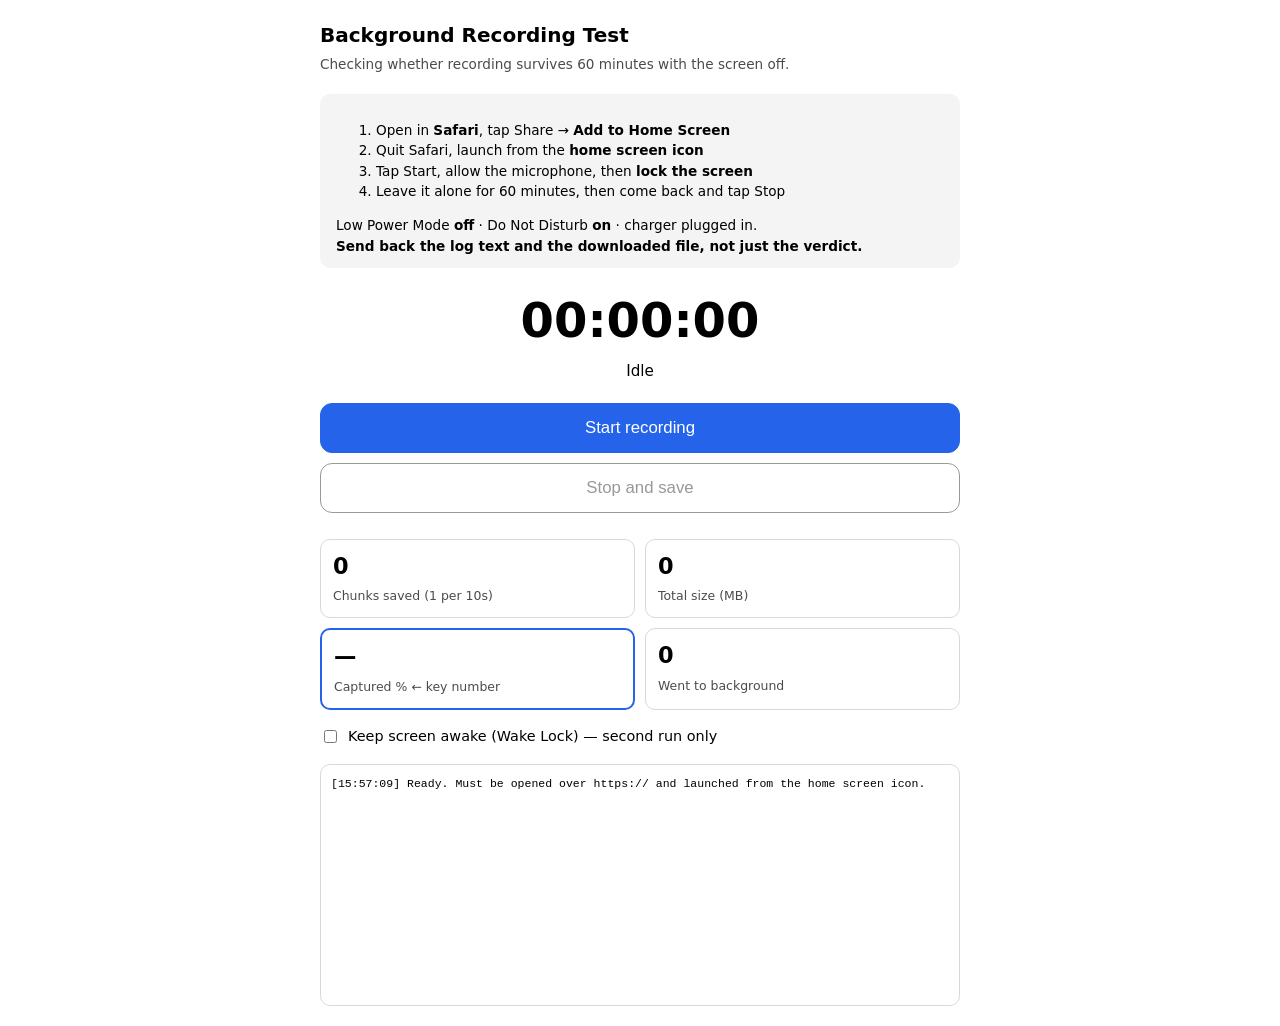
<file: recording-test.html>
<!doctype html>
<html lang="en">
<head>
<meta charset="utf-8">
<meta name="viewport" content="width=device-width, initial-scale=1, viewport-fit=cover">
<meta name="apple-mobile-web-app-capable" content="yes">
<meta name="apple-mobile-web-app-title" content="Rec Test">
<title>Background Recording Test</title>
<!--
  백그라운드 녹음 지속 시험 도구. 2026-08-11에 iOS PWA를 판정하는 데 썼고,
  네이티브 래퍼(C안)를 검증할 때 다시 쓴다. 실제 시험자가 외국인이라 영문이다.

  1차 버전에 결함이 있었다. MediaRecorder.stop()이 비동기라 마지막 조각이
  도착하기 전에 판정을 계산했고, 그래서 62분 동안 아무것도 못 담은 실행에
  "Continuous — passed" 초록색이 떴다. 지금은 flush를 기다린 뒤 판정하고,
  조각 수가 기대치에 크게 못 미치면 공백과 무관하게 실패로 적는다.
-->
<style>
  :root { color-scheme: light dark; }
  body { font-family: -apple-system, system-ui, sans-serif; margin: 0 auto; padding: 20px;
         line-height: 1.5; max-width: 640px; }
  h1 { font-size: 1.25rem; margin: 0 0 4px; }
  .sub { opacity: .7; font-size: .85rem; margin-bottom: 20px; }
  .timer { font-size: 3rem; font-variant-numeric: tabular-nums; font-weight: 600;
           text-align: center; margin: 16px 0 4px; }
  .state { text-align: center; font-size: .95rem; margin-bottom: 20px; }
  .ok { color: #16a34a; } .bad { color: #dc2626; } .warn { color: #d97706; }
  button { font-size: 1.05rem; padding: 14px 20px; width: 100%; margin-bottom: 10px;
           border-radius: 12px; border: 1px solid currentColor; background: transparent;
           color: inherit; }
  button.primary { background: #2563eb; color: #fff; border-color: #2563eb; }
  button:disabled { opacity: .4; }
  .grid { display: grid; grid-template-columns: 1fr 1fr; gap: 10px; margin: 16px 0; }
  .card { border: 1px solid rgba(128,128,128,.3); border-radius: 10px; padding: 10px 12px; }
  .card b { display: block; font-size: 1.4rem; font-variant-numeric: tabular-nums; }
  .card span { font-size: .78rem; opacity: .7; }
  .card.key { border-color: #2563eb; border-width: 2px; }
  label { display: flex; gap: 8px; align-items: center; font-size: .9rem; margin: 12px 0; }
  #log { font-family: ui-monospace, monospace; font-size: .72rem; white-space: pre-wrap;
         border: 1px solid rgba(128,128,128,.3); border-radius: 10px; padding: 10px;
         height: 220px; overflow: auto; margin-top: 16px; }
  .steps { font-size: .85rem; background: rgba(128,128,128,.09); border-radius: 10px;
           padding: 12px 16px; margin-bottom: 16px; }
</style>
</head>
<body>

<h1>Background Recording Test</h1>
<div class="sub">Checking whether recording survives 60 minutes with the screen off.</div>

<div class="steps">
  <ol>
    <li>Open in <b>Safari</b>, tap Share &rarr; <b>Add to Home Screen</b></li>
    <li>Quit Safari, launch from the <b>home screen icon</b></li>
    <li>Tap Start, allow the microphone, then <b>lock the screen</b></li>
    <li>Leave it alone for 60 minutes, then come back and tap Stop</li>
  </ol>
  Low Power Mode <b>off</b> &middot; Do Not Disturb <b>on</b> &middot; charger plugged in.
  <br><b>Send back the log text and the downloaded file, not just the verdict.</b>
</div>

<div class="timer" id="timer">00:00:00</div>
<div class="state" id="state">Idle</div>

<button class="primary" id="start">Start recording</button>
<button id="stop" disabled>Stop and save</button>

<div class="grid">
  <div class="card"><b id="chunks">0</b><span>Chunks saved (1 per 10s)</span></div>
  <div class="card"><b id="size">0</b><span>Total size (MB)</span></div>
  <div class="card key"><b id="captured">—</b><span>Captured % &larr; key number</span></div>
  <div class="card"><b id="hidden">0</b><span>Went to background</span></div>
</div>

<label><input type="checkbox" id="wake"> Keep screen awake (Wake Lock) &mdash; second run only</label>

<div id="log"></div>

<script>
const $ = id => document.getElementById(id);
const CHUNK_MS = 10000;
let rec, stream, chunks = [], bytes = 0, t0 = 0, tick, lastChunk = 0, maxGap = 0,
    hiddenCount = 0, wakeLock = null;

function log(msg) {
  $('log').textContent += `[${new Date().toTimeString().slice(0, 8)}] ${msg}\n`;
  $('log').scrollTop = $('log').scrollHeight;
}
function fmt(ms) {
  const s = Math.floor(ms / 1000);
  return [s / 3600, (s % 3600) / 60, s % 60].map(n => String(Math.floor(n)).padStart(2, '0')).join(':');
}
function setState(text, cls) { $('state').textContent = text; $('state').className = 'state ' + (cls || ''); }

$('start').onclick = async () => {
  try {
    stream = await navigator.mediaDevices.getUserMedia({ audio: true });
  } catch (e) {
    log('Microphone denied or unavailable: ' + e.name);
    log('If the page is not on https://, iOS blocks the microphone.');
    setState('No microphone permission', 'bad');
    return;
  }

  chunks = []; bytes = 0; maxGap = 0; hiddenCount = 0; lastChunk = 0;
  rec = new MediaRecorder(stream);

  rec.ondataavailable = e => {
    if (!e.data || !e.data.size) return;
    const now = Date.now();
    if (lastChunk) maxGap = Math.max(maxGap, (now - lastChunk) / 1000);
    lastChunk = now;
    chunks.push(e.data); bytes += e.data.size;
    $('chunks').textContent = chunks.length;
    $('size').textContent = (bytes / 1048576).toFixed(1);
  };
  rec.onerror = e => { log('!! recorder error: ' + (e.error && e.error.name)); setState('Error', 'bad'); };

  const track = stream.getAudioTracks()[0];
  track.onended = () => log('!! audio track ended (microphone lost)');
  track.onmute = () => log('!! track muted — the system took the microphone away');
  track.onunmute = () => log('track unmuted');

  rec.start(CHUNK_MS);
  t0 = Date.now();
  tick = setInterval(() => { $('timer').textContent = fmt(Date.now() - t0); }, 1000);

  $('start').disabled = true; $('stop').disabled = false;
  setState('Recording — now lock the screen', 'ok');
  log(`Recording started. Chunk interval ${CHUNK_MS / 1000}s.`);

  if ($('wake').checked && 'wakeLock' in navigator) {
    try { wakeLock = await navigator.wakeLock.request('screen'); log('Wake Lock acquired'); }
    catch (e) { log('Wake Lock failed: ' + e.name); }
  }
};

$('stop').onclick = async () => {
  clearInterval(tick);
  $('stop').disabled = true;

  // stop()은 비동기다. 마지막 조각이 도착한 뒤에 판정해야 한다.
  // 이 await가 없으면 아무것도 못 담은 실행이 "통과"로 표시된다.
  await new Promise(resolve => {
    if (!rec || rec.state === 'inactive') return resolve();
    rec.onstop = () => resolve();
    rec.stop();
  });

  stream && stream.getTracks().forEach(t => t.stop());
  wakeLock && wakeLock.release().catch(() => {});
  $('start').disabled = false;

  const elapsed = (Date.now() - t0) / 1000;
  const expected = Math.max(1, Math.floor(elapsed / (CHUNK_MS / 1000)));
  const captured = Math.round(chunks.length / expected * 100);
  $('captured').textContent = captured + '%';

  log(`Stopped. Elapsed ${fmt(Date.now() - t0)} / ${chunks.length} chunks / longest gap ${maxGap.toFixed(0)}s`);
  log(`Expected ~${expected} chunks, got ${chunks.length} → ${captured}% captured`);

  // 조각 수가 곧 진실이다. 공백만 보면 조각이 하나뿐일 때 공백이 0으로 남아 통과처럼 보인다.
  const passed = captured >= 90 && maxGap <= 30;
  log('VERDICT: ' + (passed ? 'recording stayed continuous.' : 'recording was interrupted.'));
  setState(passed ? 'Continuous — passed' : `Interrupted — ${captured}% captured`, passed ? 'ok' : 'bad');

  if (chunks.length) {
    const blob = new Blob(chunks, { type: rec.mimeType || 'audio/webm' });
    const a = document.createElement('a');
    a.href = URL.createObjectURL(blob);
    a.download = `rec-test-${Date.now()}.${(rec.mimeType || '').includes('mp4') ? 'm4a' : 'webm'}`;
    a.textContent = 'Download the recording';
    a.style.cssText = 'display:block;text-align:center;padding:14px;margin-top:10px';
    document.body.insertBefore(a, $('log'));
    log(`File size ${(blob.size / 1024).toFixed(1)} KB — a near-empty file means no audio was captured.`);
  }
};

document.addEventListener('visibilitychange', () => {
  if (document.hidden) { hiddenCount++; $('hidden').textContent = hiddenCount; log('→ went to background'); }
  else log('← back to foreground');
});

log('Ready. Must be opened over https:// and launched from the home screen icon.');
</script>
</body>
</html>
</file>
